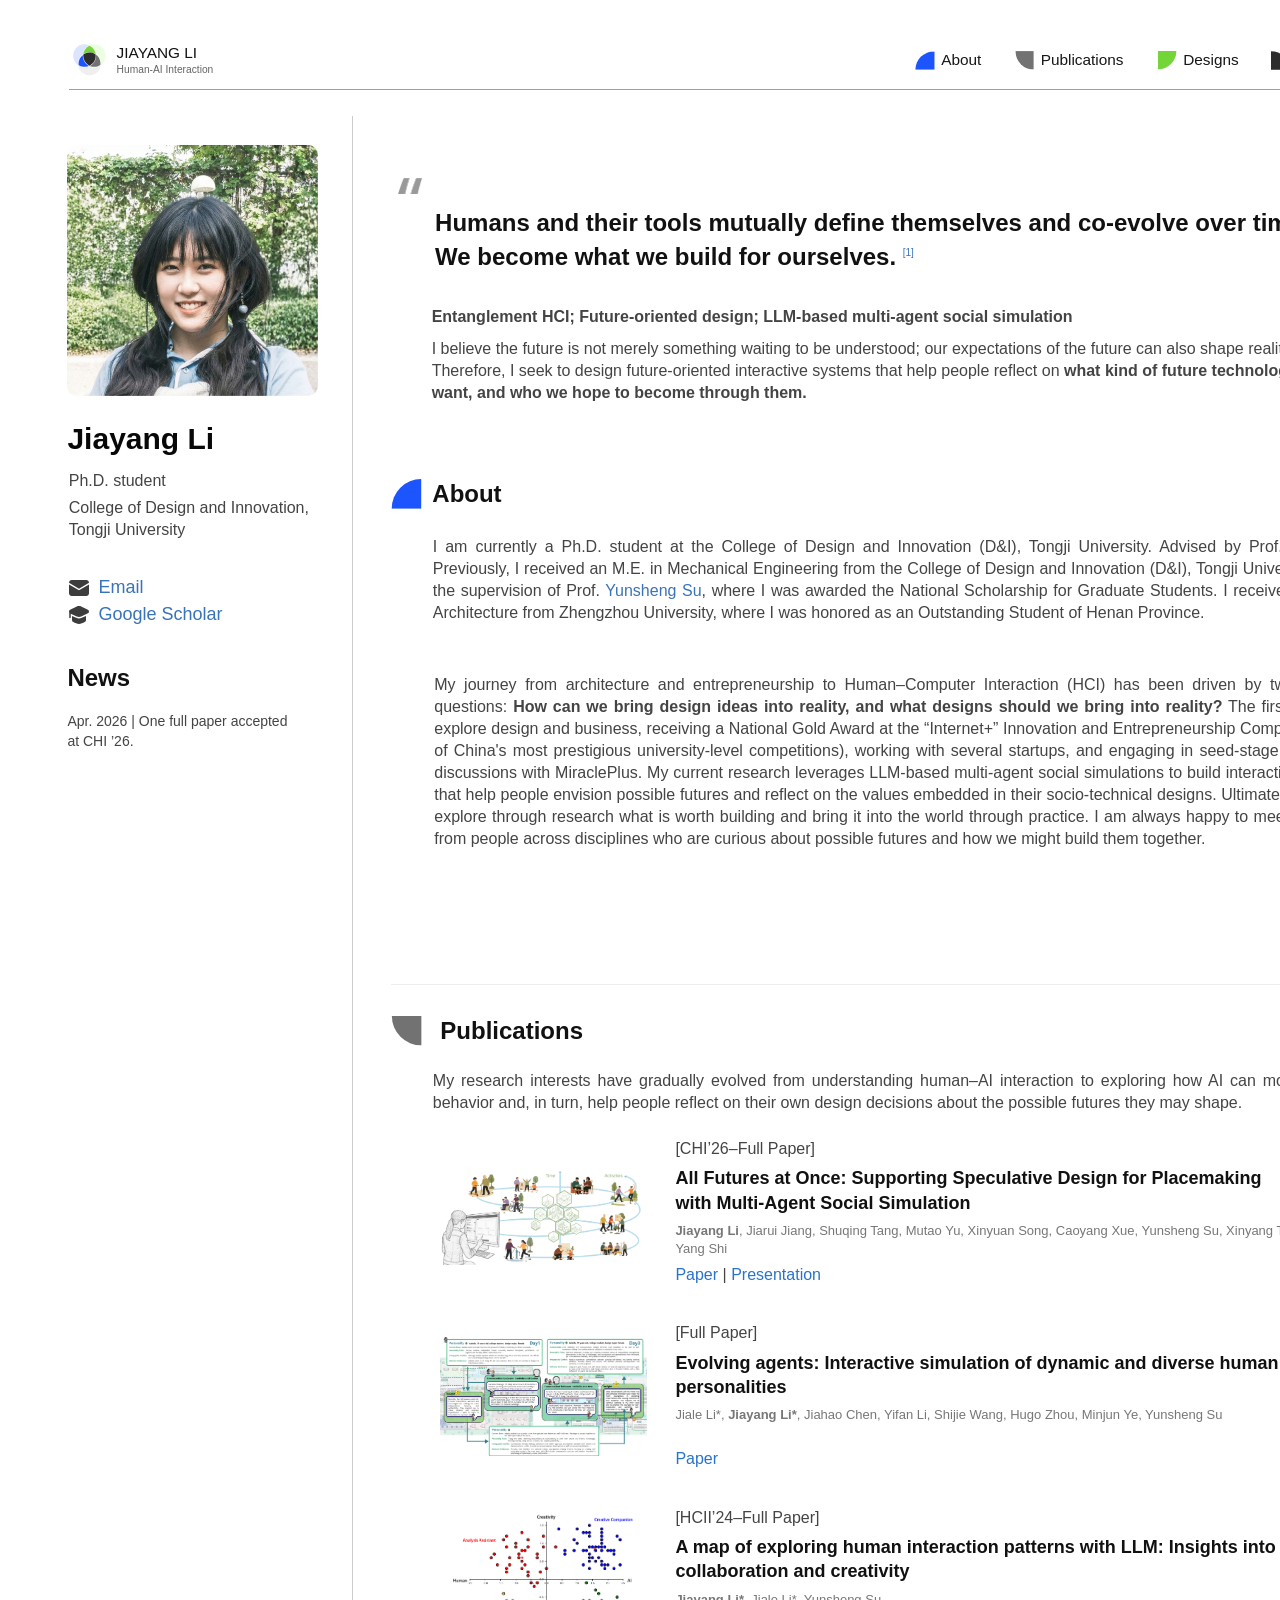
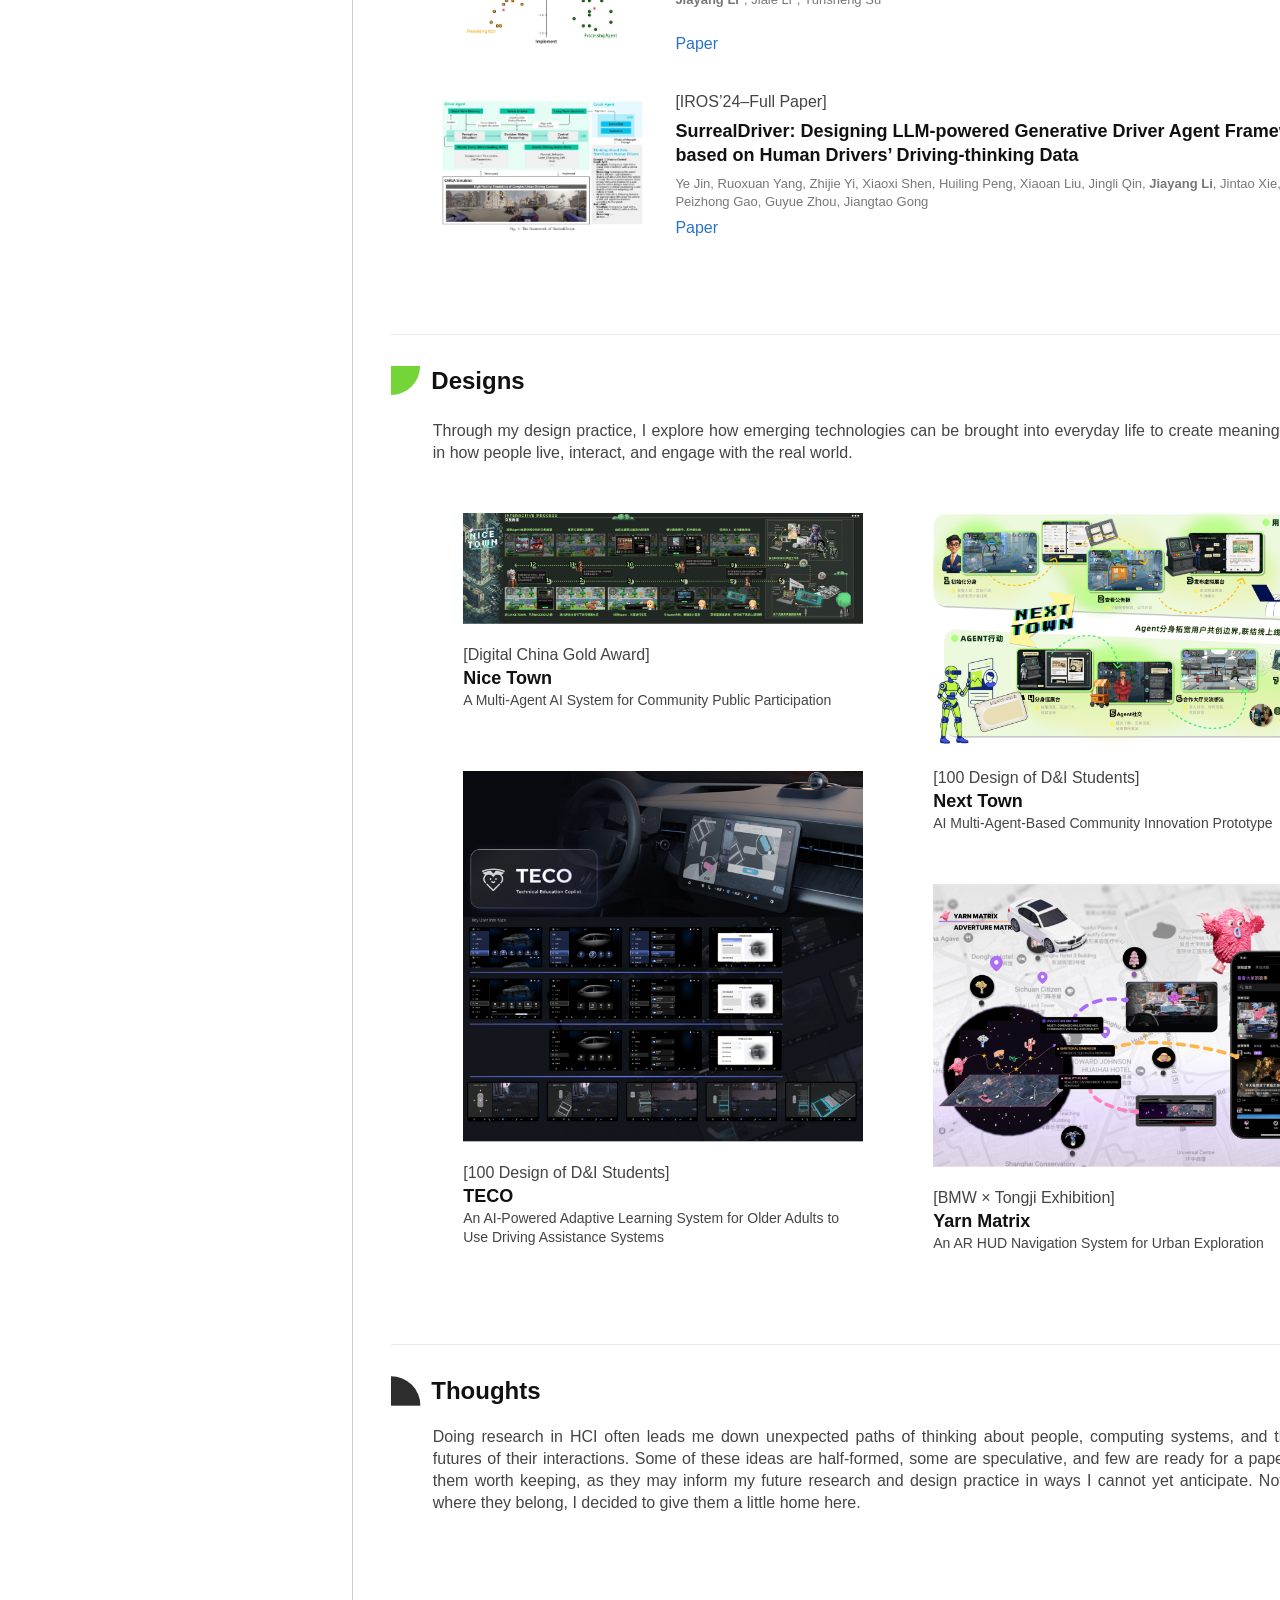
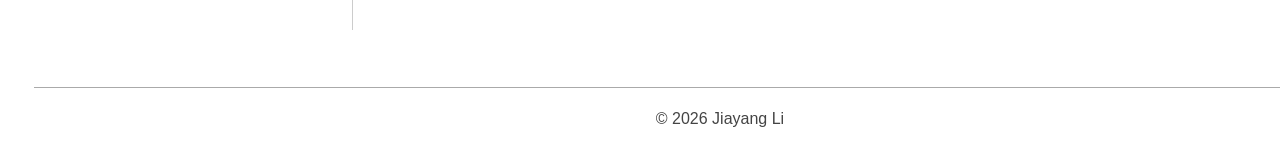
<file: index.html>
<!doctype html>
<html lang="en">
<head>
  <meta charset="utf-8">
  <meta name="viewport" content="width=1440">
  <meta name="description" content="Academic homepage of Jiayang Li, a Ph.D. student at Tongji University researching human–computer interaction (HCI), human–AI interaction, and future-oriented design. Explore publications and design projects.">
  <title>Jiayang Li | HCI Ph.D. Student at Tongji University</title>
  <link rel="canonical" href="https://jaya-hci.github.io/">
  <link rel="stylesheet" href="styles.css">
</head>
<body id="top">
  <a class="skip-link" href="#main">Skip to content</a>
  <header class="site-header">
    <div class="header-inner">
      <div class="brand">
        <a class="brand-mark" href="#top" aria-label="Back to top"><img src="assets/brand.svg" alt=""></a>
        <span>JIAYANG LI <small>Human-AI Interaction</small></span>
      </div>
      <nav aria-label="Main navigation">
        <a href="#about"><img class="mark" src="assets/about.svg" alt="">About</a>
        <a href="#publications"><img class="mark" src="assets/publications.svg" alt="">Publications</a>
        <a href="#designs"><img class="mark" src="assets/designs.svg" alt="">Designs</a>
        <a href="#thoughts"><img class="mark" src="assets/thoughts.svg" alt="">Thoughts</a>
      </nav>
    </div>
  </header>

  <div class="page-layout">
    <aside class="sidebar" aria-labelledby="name">
      <div class="profile">
        <div class="portrait"><img src="assets/portrait.png" alt="Jiayang Li" width="1003" height="1003"></div>
        <div>
          <h1 id="name">Jiayang Li</h1>
          <p>Ph.D. student</p>
          <p>College of Design and Innovation,<br>Tongji University</p>
        </div>
        <ul class="profile-links">
          <li><img class="contact-icon" src="assets/email.svg" alt=""><a href="mailto:jiayanglee0506@gmail.com">Email</a></li>
          <li><img class="contact-icon" src="assets/scholar.svg" alt=""><a href="https://scholar.google.com/citations?user=fzOmFO4AAAAJ&amp;hl=zh-CN">Google Scholar</a></li>
        </ul>
        <section class="news" aria-labelledby="news-title">
          <h2 id="news-title">News</h2>
          <p><span class="news-lead"><time datetime="2026-04">Apr. 2026</time> | One full paper accepted</span> at CHI ’26.</p>
        </section>
      </div>
    </aside>

    <main id="main">
      <div class="intro">
        <blockquote>
          <p>Humans and their tools mutually define themselves and co-evolve over time....<br>We become what we build for ourselves. <sup><a href="https://doi.org/10.1145/3364998" aria-label="Source: Entanglement HCI, by Christopher Frauenberger">[1]</a></sup></p>
        </blockquote>
        <p class="interests"><strong>Entanglement HCI; Future-oriented design; LLM-based multi-agent social simulation</strong></p>
        <p>I believe the future is not merely something waiting to be understood; our expectations of the future can also shape reality.</p>
        <p>Therefore, I seek to design future-oriented interactive systems that help people reflect on <strong>what kind of future technologies we want, and who we hope to become through them.</strong></p>
      </div>

      <section class="divided-section" id="about" aria-labelledby="about-title">
        <h2 id="about-title"><img class="mark" src="assets/about.svg" alt="">About</h2>
        <div class="section-body">
          <p>I am currently a Ph.D. student at the College of Design and Innovation (D&amp;I), Tongji University. Advised by Prof. <a href="https://xiaoyangtao.github.io/">Yang Shi</a>. Previously, I received an M.E. in Mechanical Engineering from the College of Design and Innovation (D&amp;I), Tongji University, under the supervision of Prof. <a href="https://tjdi.tongji.edu.cn/TeacherDetail.do?id=4587&amp;lang=_en">Yunsheng Su</a>, where I was awarded the National Scholarship for Graduate Students. I received a B.E. in Architecture from Zhengzhou University, where I was honored as an Outstanding Student of Henan Province.</p>
          <p>My journey from architecture and entrepreneurship to Human–Computer Interaction (HCI) has been driven by two evolving questions: <strong>How can we bring design ideas into reality, and what designs should we bring into reality?</strong> The first led me to explore design and business, receiving a National Gold Award at the “Internet+” Innovation and Entrepreneurship Competition (one of China's most prestigious university-level competitions), working with several startups, and engaging in seed-stage investment discussions with MiraclePlus. My current research leverages LLM-based multi-agent social simulations to build interactive systems that help people envision possible futures and reflect on the values embedded in their socio-technical designs. Ultimately, I hope to explore through research what is worth building and bring it into the world through practice. I am always happy to meet and learn from people across disciplines who are curious about possible futures and how we might build them together.</p>
        </div>
      </section>

      <section class="divided-section" id="publications" aria-labelledby="publications-title">
        <h2 id="publications-title"><img class="mark" src="assets/publications.svg" alt="">Publications</h2>
        <p class="section-body section-copy">My research interests have gradually evolved from understanding human–AI interaction to exploring how AI can model human behavior and, in turn, help people reflect on their own design decisions about the possible futures they may shape.</p>
        <div class="section-body paper-list">
          <article class="paper">
            <div class="teaser"><img src="assets/all-futures.png" alt="All Futures at Once research overview"></div>
            <div>
              <a class="paper-heading" href="https://doi.org/10.1145/3772318.3791543">
                <p class="venue">[CHI’26–Full Paper]</p>
                <h3>All Futures at Once: Supporting Speculative Design for Placemaking with Multi-Agent Social Simulation</h3>
              </a>
              <p class="authors"><strong>Jiayang Li</strong>, Jiarui Jiang, Shuqing Tang, Mutao Yu, Xinyuan Song, Caoyang Xue, Yunsheng Su, Xinyang Tan, <span class="last-author">Yang&nbsp;Shi</span></p>
              <p class="paper-links"><a href="https://dl.acm.org/doi/pdf/10.1145/3772318.3791543">Paper</a> <span aria-hidden="true">|</span> <a href="https://www.youtube.com/watch?v=OG_Ri6WL6H4">Presentation</a></p>
            </div>
          </article>
          <article class="paper">
            <div class="teaser"><img src="assets/evolving-agents.png" alt="Evolving Agents diagram showing how conversations and reflection shape a simulated character’s personality" width="4492" height="2612"></div>
            <div>
              <a class="paper-heading" href="https://arxiv.org/abs/2404.02718">
                <p class="venue">[Full Paper]</p>
                <h3>Evolving agents: Interactive simulation of dynamic and diverse human personalities</h3>
              </a>
              <p class="authors">Jiale Li*, <strong>Jiayang Li*</strong>, Jiahao Chen, Yifan Li, Shijie Wang, Hugo Zhou, Minjun Ye, Yunsheng Su</p>
              <p class="paper-links"><a href="https://arxiv.org/pdf/2404.02718">Paper</a></p>
            </div>
          </article>
          <article class="paper">
            <div class="teaser"><img src="assets/interaction-patterns.jpg" alt="Map of human interaction patterns with LLMs"></div>
            <div>
              <a class="paper-heading" href="https://link.springer.com/chapter/10.1007/978-3-031-60615-1_5">
                <p class="venue">[HCII’24–Full Paper]</p>
                <h3>A map of exploring human interaction patterns with LLM: Insights into collaboration and creativity</h3>
              </a>
              <p class="authors"><strong>Jiayang Li*</strong>, Jiale Li*, Yunsheng Su</p>
              <p class="paper-links"><a href="https://arxiv.org/pdf/2404.04570">Paper</a></p>
            </div>
          </article>
          <article class="paper">
            <div class="teaser"><img src="assets/surrealdriver.png" alt="SurrealDriver system architecture"></div>
            <div>
              <a class="paper-heading" href="https://arxiv.org/pdf/2309.13193">
                <p class="venue">[IROS’24–Full Paper]</p>
                <h3>SurrealDriver: Designing LLM-powered Generative Driver Agent Framework based on Human Drivers’ Driving-thinking Data</h3>
              </a>
              <p class="authors">Ye Jin, Ruoxuan Yang, Zhijie Yi, Xiaoxi Shen, Huiling Peng, Xiaoan Liu, Jingli Qin, <strong>Jiayang Li</strong>, Jintao Xie, Peizhong Gao, Guyue Zhou, Jiangtao Gong</p>
              <p class="paper-links"><a href="https://arxiv.org/pdf/2309.13193">Paper</a></p>
            </div>
          </article>
        </div>
      </section>

      <section class="divided-section" id="designs" aria-labelledby="designs-title">
        <h2 id="designs-title"><img class="mark" src="assets/designs.svg" alt="">Designs</h2>
        <p class="section-body section-copy">Through my design practice, I explore how emerging technologies can be brought into everyday life to create meaningful changes in how people live, interact, and engage with the real world.</p>
        <div class="section-body project-grid">
          <div class="project-column">
            <article class="project">
              <a class="project-link" href="https://youtu.be/UCTH89TCAQQ" aria-label="Nice Town video">
                <img class="project-image nice-town" src="assets/nice-town.jpg" alt="Nice Town community simulation interface">
                <p class="project-credit">[Digital China Gold Award]</p>
                <h3>Nice Town</h3>
                <p class="project-description">A Multi-Agent AI System for Community Public Participation</p>
              </a>
            </article>
            <article class="project">
              <a class="project-link" href="https://youtu.be/3_Xi08ussA4" aria-label="TECO video">
                <img class="project-image teco" src="assets/teco.jpg" alt="TECO driving assistance learning system and interface">
                <p class="project-credit">[100 Design of D&amp;I Students]</p>
                <h3>TECO</h3>
                <p class="project-description">An AI-Powered Adaptive Learning System for Older Adults to Use Driving Assistance Systems</p>
              </a>
            </article>
          </div>
          <div class="project-column">
            <article class="project">
              <a class="project-link" href="https://youtu.be/ANlL0ZLIgPI" aria-label="Next Town video">
                <img class="project-image next-town" src="assets/next-town.jpg" alt="Next Town multi-agent community innovation prototype">
                <p class="project-credit">[100 Design of D&amp;I Students]</p>
                <h3>Next Town</h3>
                <p class="project-description">AI Multi-Agent-Based Community Innovation Prototype</p>
              </a>
            </article>
            <article class="project">
              <a class="project-link" href="https://youtu.be/47cZfiAG1b4" aria-label="Yarn Matrix video">
                <img class="project-image yarn-matrix" src="assets/yarn-matrix.jpg" alt="Yarn Matrix augmented reality navigation concept and interface">
                <p class="project-credit">[BMW × Tongji Exhibition]</p>
                <h3>Yarn Matrix</h3>
                <p class="project-description">An AR HUD Navigation System for Urban Exploration</p>
              </a>
            </article>
          </div>
        </div>
      </section>

      <section class="divided-section" id="thoughts" aria-labelledby="thoughts-title">
        <h2 id="thoughts-title"><img class="mark" src="assets/thoughts.svg" alt="">Thoughts</h2>
        <p class="section-body section-copy">Doing research in HCI often leads me down unexpected paths of thinking about people, computing systems, and the possible futures of their interactions. Some of these ideas are half-formed, some are speculative, and few are ready for a paper. Yet I find them worth keeping, as they may inform my future research and design practice in ways I cannot yet anticipate. Not quite sure where they belong, I decided to give them a little home here.</p>
      </section>
    </main>
  </div>

  <footer class="site-footer">© 2026 Jiayang Li</footer>
</body>
</html>
</file>
<file: styles.css>
:root {
  color-scheme: light;
  font-family: "PingFang SC", "Helvetica Neue", Arial, sans-serif;
  color: #171717;
  background: #fff;
  --muted: #444;
  --link: #3973b8;
  --header-height: 90px;
  --section-title-size: 24px;
  --body-text-size: 16px;
  --portrait-width: 250.56px;
  --section-gap: 94px;
  --section-heading-gap: 30px;
  --section-copy-gap: 22px;
  --section-outdent: 8px;
  --footer-gap: 57px;
}

* { box-sizing: border-box; }
html {
  /* Keep mobile browsers from enlarging text independently of the canvas. */
  -webkit-text-size-adjust: none;
  text-size-adjust: none;
  scroll-behavior: smooth;
  scroll-padding-top: 20px;
}
body { zoom: min(1, calc(100vw / 1440px)); min-width: 1440px; margin: 0; }
h1, h2, h3, p, blockquote { margin: 0; }
a { color: var(--link); text-underline-offset: .2em; text-decoration: none; }
a:hover { text-decoration: underline; }
a:focus-visible { outline: 2px solid var(--link); outline-offset: 4px; }
.skip-link { position: fixed; top: 8px; left: 8px; transform: translateY(-160%); padding: 8px 12px; background: white; z-index: 5; }
.skip-link:focus { transform: none; }

.header-inner {
  max-width: 1373px;
  min-height: var(--header-height);
  margin: 0 auto;
  padding: 21px 19px 0 20px;
  background: url("assets/header-rule.svg") center bottom repeat-x;
  display: flex;
  align-items: center;
  justify-content: space-between;
  gap: 24px;
}
.brand { display: inline-flex; align-items: center; gap: 10px; font-size: var(--body-text-size); color: #111; white-space: nowrap; }
.brand small { display: block; color: #656565; font-size: inherit; }
.brand-mark { width: 65px; height: 62px; display: grid; place-items: center; }
.brand-mark img { max-width: 100%; height: auto; }
nav { display: flex; gap: 44px; align-items: center; }
nav a, h2 { display: flex; align-items: center; gap: 10px; }
nav a { font-size: 21px; color: inherit; min-height: 30px; gap: 8px; }
nav .mark { width: 26px; height: 26px; }
.mark { display: block; flex: 0 0 auto; }

.page-layout {
  max-width: 1305px;
  margin: 26px auto var(--footer-gap);
  display: grid;
  grid-template-columns: minmax(235px, 285px) minmax(0, 1fr);
  column-gap: 32px;
}
.sidebar { border-right: 1px solid #ccc; padding: 29px 19px 0 0; }
.portrait { width: min(100%, var(--portrait-width)); aspect-ratio: 1; border-radius: 10px; overflow: hidden; margin-bottom: 22px; }
.portrait img, .teaser img { display: block; width: 100%; height: 100%; object-fit: cover; }
.profile h1 { font-size: 30px; line-height: 38px; margin-bottom: 10px; color: #080808; }
.profile p { color: var(--muted); line-height: 1.4; }
.profile > div p { font-size: var(--body-text-size); }
.profile p + p { margin-top: 4px; }
.profile-links { list-style: none; padding: 0; margin: 34px 0 33px; }
.profile-links li { display: flex; align-items: center; gap: 7px; min-height: 27px; font-size: 18px; }
.contact-icon { display: block; }
.news p { margin-top: 17px; font-size: 14px; }

main { min-width: 0; padding: 0 16px calc(var(--section-gap) - var(--footer-gap)) 0; }
.intro { padding: 51px 0 0 40px; color: var(--muted); font-size: var(--body-text-size); line-height: 1.38; }
blockquote { position: relative; margin-bottom: 8.4px; padding: 38px 0 32px 3px; color: #111; font-size: var(--section-title-size); font-weight: 700; line-height: 34px; }
blockquote::before, blockquote::after {
  content: "";
  position: absolute;
  width: 24px;
  height: 16px;
  background: url("assets/quote-mark.png") center / contain no-repeat;
}
blockquote::before { top: 11px; left: -34px; }
blockquote::after { bottom: 14px; right: -17px; }
blockquote sup { font-size: 10px; font-weight: 400; line-height: 0; }
.interests { margin-bottom: 10px; }
h2 { font-size: var(--section-title-size); color: #111; min-height: 34px; }
.section-body { margin: var(--section-copy-gap) 0 0 calc(40px + var(--section-outdent)); line-height: 1.38; color: var(--muted); }
#about .section-body, .section-copy { font-size: var(--body-text-size); text-align: justify; }
#about .section-body p + p { margin-top: 28px; }
.divided-section {
  position: relative;
  margin-top: var(--section-gap);
  margin-left: calc(-1 * var(--section-outdent));
  padding-top: var(--section-heading-gap);
}
.divided-section::before {
  content: "";
  position: absolute;
  inset: 0 0 auto;
  height: 1px;
  background: #ddd;
}
.paper-list { display: grid; gap: 26px; margin-top: 19px; }
.paper { min-height: 158px; display: grid; grid-template-columns: minmax(125px, 212px) minmax(0, 1fr); gap: 32px; align-items: center; }
.teaser img { height: auto; }
.paper-heading, .project-link { display: block; color: inherit; }
.paper-heading:hover, .project-link:hover { text-decoration: none; }
.paper-heading:hover h3, .project-link:hover h3 { text-decoration: underline; }
.venue { margin-bottom: 6px; }
.paper h3 { color: #111; font-size: 18px; line-height: 1.36; }
.authors { margin-top: 6px; color: #777; font-size: 13px; }
.paper-links { margin-top: auto; }
.paper-links a { color: #2873cb; }
.project-grid {
  display: grid;
  grid-template-columns: repeat(2, minmax(0, 1fr));
  gap: 29px;
  margin-top: 49px;
}
.project-column { display: grid; gap: 67px; align-content: start; }
.project-image { display: block; width: 100%; height: auto; object-fit: cover; margin-bottom: 15px; }
.nice-town { aspect-ratio: 450 / 125.067; }
.next-town { aspect-ratio: 450 / 263.695; }
.teco { aspect-ratio: 450 / 416.845; }
.yarn-matrix { aspect-ratio: 450 / 318.303; }
.project h3 { font-size: 18px; line-height: 25px; color: #111; }
.project-description { font-size: 14px; }
.site-footer {
  max-width: 1373px;
  margin: 0 auto;
  padding: 12px 24px 40px;
  border-top: 1px solid #aaa;
  text-align: center;
  color: var(--muted);
}

.header-inner {
  max-width: 1294.25px;
  margin-inline: auto;
  padding: 40.24px 0 0;
  position: relative;
  left: -4.08px;
  align-items: flex-start;
  background-size: 100% 1px;
  background-repeat: no-repeat;
}
.brand { gap: 6.3px; font-size: 15.36px; line-height: 19.84px; }
.brand small { font-size: 10.24px; line-height: 14px; }
.brand-mark { width: 41.5px; height: 39.84px; }
.header-inner > nav {
  display: grid;
  grid-template-columns: 99.33px 142.96px 113.14px auto;
  gap: 0;
  width: 447.57px;
  margin-top: 9.04px;
}
nav a { font-size: 15.36px; line-height: 22px; gap: 6.4px; min-height: 22px; }
nav .mark { width: 19.3px; height: 19px; }
nav a:nth-child(2) .mark { width: 19.44px; }
nav a:nth-child(3) .mark { width: 19.06px; }
nav a:nth-child(4) .mark { width: 18.93px; }

.page-layout {
  max-width: 1305.12px;
  margin-top: 26.36px;
  margin-bottom: 57.16px;
  grid-template-columns: 285.37px minmax(0, 1fr);
  column-gap: 38.5px;
}
.sidebar { padding-top: 28.66px; padding-right: 16.75px; }
.profile h1 { line-height: 42px; margin-bottom: 10.3px; }
.profile > div p { margin-left: 1.36px; line-height: 22px; }
.profile p + p { margin-top: 5px; }
.profile-links { margin-top: 33.5px; margin-bottom: 33px; }
.news-lead { display: block; white-space: nowrap; }

main {
  padding: 0 1.55px 0 0;
  display: grid;
  grid-template-rows: minmax(360.63px, auto) minmax(507.21px, auto)
    minmax(949.71px, auto) minmax(1010.07px, auto) minmax(286.07px, auto);
}
.intro { padding: 50.79px 0 0 40.36px; margin-right: -9.23px; }
blockquote { margin-bottom: 0; padding: 38.5px 0 32.05px 3.44px; }
blockquote::after { right: 0; bottom: 14px; }

.divided-section { margin: 0; padding-top: 30px; }
.divided-section::before { background: url("assets/section-rule.svg") left top no-repeat; }
#about { padding-top: 0; }
#about::before { content: none; }
#publications h2 { gap: 18px; }
.section-body { margin-left: 41.5px; }
#about .section-body, .section-copy { max-width: 929.31px; line-height: 22px; }
#about .section-body {
  display: grid;
  grid-template-rows: minmax(138.63px, auto) auto;
  align-items: start;
  margin-top: 24.58px;
}
#about .section-body p + p { margin-top: 0; margin-left: 1.44px; }

.paper-list { margin-top: 19.4px; margin-left: 43.82px; gap: 26.67px; }
.paper {
  min-height: 157.5px;
  grid-template-columns: 212.35px minmax(0, 1fr);
  gap: 27.94px;
  align-items: start;
}
.paper > div:last-child { padding-top: 4.75px; display: grid; grid-template-rows: 84px 42px auto; }
.paper h3 { max-width: 622.4px; }
.paper:last-child h3 { max-width: 686.7px; }
.authors { margin-top: 0; max-width: 622.4px; }
.paper:first-child .authors { max-width: 675.2px; }
.paper-links { margin-top: 0; }
.teaser { width: 207.2px; margin-top: 37.75px; margin-left: 5.15px; aspect-ratio: 207.2 / 94.005; }
.paper:nth-child(2) .teaser { margin-top: 19.14px; aspect-ratio: 207.2 / 119.218; }
.paper:nth-child(3) .teaser { width: 198.27px; margin-top: 6px; margin-left: 9.62px; aspect-ratio: 198.27 / 141.75; }
.paper:nth-child(4) .teaser { width: 212.35px; margin-top: 8.8px; margin-left: 0; aspect-ratio: 212.35 / 139.92; }
.teaser img { height: 100%; }

.project-grid {
  grid-template-columns: repeat(2, 400px);
  gap: 70px;
  margin-top: 48.66px;
  margin-left: 71.91px;
}
.project-column { gap: 0; grid-template-rows: minmax(258.88px, auto) auto; }
.project-column + .project-column { grid-template-rows: minmax(371.4px, auto) auto; }
.nice-town { aspect-ratio: 400 / 111.171; }
.next-town { aspect-ratio: 400 / 234.396; }
.teco { aspect-ratio: 400 / 370.529; }
.yarn-matrix { aspect-ratio: 400 / 282.936; }
.project-image { margin-bottom: 20px; }
.project-credit { line-height: 22px; }
#thoughts .section-copy { margin-top: 18.36px; }
.site-footer { min-height: 77.8px; padding-top: 21.38px; padding-bottom: 0; }

@media (prefers-reduced-motion: reduce) {
  html { scroll-behavior: auto; }
}
</file>
